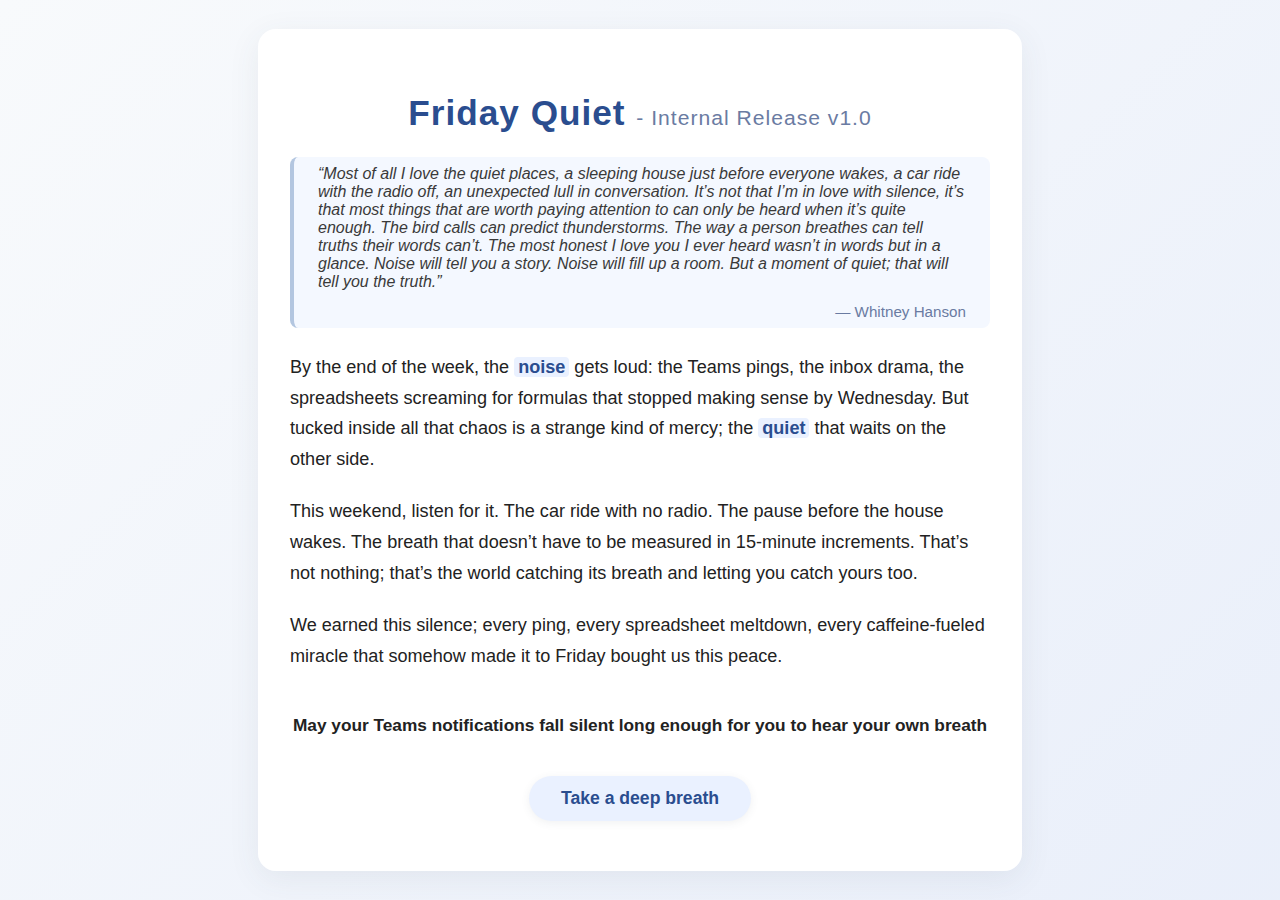
<file: HTML.html>
﻿<!DOCTYPE html>
<html lang="en">
<head>
    <meta charset="UTF-8">
    <title>Friday Quiet - Internal Release v1.0</title>
    <meta name="viewport" content="width=device-width, initial-scale=1">
    <link rel="stylesheet" href="style.css">
</head>
<body>
    <main>
        <h1>Friday Quiet <span class="version">- Internal Release v1.0</span></h1>
        <section class="poem">
            <blockquote>
                “Most of all I love the quiet places, a sleeping house just before everyone wakes, a car ride with the radio off, an unexpected lull in conversation. It’s not that I’m in love with silence, it’s that most things that are worth paying attention to can only be heard when it’s quite enough. The bird calls can predict thunderstorms. The way a person breathes can tell truths their words can’t. The most honest I love you I ever heard wasn’t in words but in a glance. Noise will tell you a story. Noise will fill up a room. But a moment of quiet; that will tell you the truth.”
                <footer>— Whitney Hanson</footer>
            </blockquote>
        </section>
        <section class="reflection">
            <p>
                By the end of the week, the <strong class="highlight">noise</strong> gets loud: the Teams pings, the inbox drama, the spreadsheets screaming for formulas that stopped making sense by Wednesday. But tucked inside all that chaos is a strange kind of mercy; the <strong class="highlight">quiet</strong> that waits on the other side.
            </p>
            <p>
                This weekend, listen for it. The car ride with no radio. The pause before the house wakes. The breath that doesn’t have to be measured in 15-minute increments. That’s not nothing; that’s the world catching its breath and letting you catch yours too.
            </p>
            <p>
                We earned this silence; every ping, every spreadsheet meltdown, every caffeine-fueled miracle that somehow made it to Friday bought us this peace.
            </p>
        </section>
<section class="wish">
    <span class="teams-text"><strong>May your Teams notifications fall silent long enough for you to hear your own breath</strong></span>
</section>
        <section class="breathe-section">
            <button id="breathe-btn" aria-label="Take a deep breath">Take a deep breath</button>
            <div id="breathe-animation" aria-hidden="true">
                <div class="breathe-circle"></div>
                <div class="breathe-text"></div>
            </div>
        </section>
    </main>
    <footer>
        <div class="footer-fade"></div>
    </footer>
    <script src="script.js"></script>
</body>
</html>
</file>
<file: style.css>
html, body {
    height: 100%;
    margin: 0;
    padding: 0;
}

body {
    background: linear-gradient(135deg, #f8fafc 0%, #dbe4f8 100%);
    background-size: 200% 200%;
    animation: softDrift 30s ease-in-out infinite;
    color: #222;
    font-family: 'Segoe UI', 'Inter', Arial, sans-serif;
    min-height: 100vh;
    display: flex;
    justify-content: center;
    align-items: center;
    overflow: auto; /* <-- FIX: allow scrolling */
}

main {
    max-width: 700px;
    width: 100%;
    background: rgba(255,255,255,0.97);
    border-radius: 18px;
    box-shadow: 0 8px 32px rgba(60,72,88,0.08);
    padding: 40px 32px 32px 32px;
    animation: fadeIn 1.2s ease;
    margin: 0;
}

h1 {
    font-size: 2.2em;
    font-weight: 700;
    letter-spacing: 1px;
    margin-bottom: 0.2em;
    text-align: center;
    color: #2a4d8f;
}

.version {
    font-size: 0.6em;
    font-weight: 400;
    color: #6a7ba2;
}

.poem blockquote {
    font-style: italic;
    color: #3a3a3a;
    border-left: 4px solid #b3c6e0;
    margin: 1.5em 0;
    padding: 0.5em 1.5em;
    background: #f4f8ff;
    border-radius: 8px;
    animation: fadeInUp 1.2s 0.2s both;
}

.poem blockquote footer {
    font-style: normal;
    color: #6a7ba2;
    margin-top: 0.8em;
    text-align: right;
    font-size: 0.95em;
}

.reflection p {
    font-size: 1.13em;
    line-height: 1.7;
    margin: 1.2em 0;
    animation: fadeInUp 1.2s 0.4s both;
}

.highlight {
    font-weight: bold;
    color: #2a4d8f;
    background: #eaf1ff;
    border-radius: 4px;
    padding: 0 4px;
}

.breathe-section {
    margin-top: 2.5em;
    text-align: center;
}

#breathe-btn {
    background: #eaf1ff;
    color: #2a4d8f;
    border: none;
    border-radius: 24px;
    padding: 12px 32px;
    font-size: 1.1em;
    font-weight: 600;
    cursor: pointer;
    box-shadow: 0 2px 8px rgba(60,72,88,0.08);
    transition: background 0.2s, color 0.2s, transform 0.2s;
    margin-bottom: 18px;
}
#breathe-btn:hover, #breathe-btn:focus {
    background: #d1e0ff;
    color: #1a2d5c;
    transform: scale(1.04);
    outline: none;
}

#breathe-animation {
    display: none;
    flex-direction: column;
    align-items: center;
    margin-top: 10px;
}

.breathe-circle {
    width: 80px;
    height: 80px;
    border-radius: 50%;
    background: linear-gradient(135deg, #b3c6e0 0%, #eaf1ff 100%);
    margin-bottom: 12px;
    opacity: 0.8;
    transition: width 4s cubic-bezier(.4,0,.2,1), height 4s cubic-bezier(.4,0,.2,1);
}

.breathe-text {
    font-size: 1.2em;
    color: #2a4d8f;
    font-weight: 500;
    letter-spacing: 0.2px;
    min-height: 1.5em;
}

.wish {
    margin-top: 2.5em;
    text-align: center;
    font-size: 1.08em;
    font-weight: 600;
}

.footer-fade {
    height: 40px;
    background: linear-gradient(to top, #e3eafc 80%, transparent 100%);
    margin-top: 40px;
    border-radius: 0 0 18px 18px;
}

@keyframes fadeIn {
    from { opacity: 0; transform: translateY(30px);}
    to { opacity: 1; transform: none;}
}

@keyframes fadeInUp {
    from { opacity: 0; transform: translateY(40px);}
    to { opacity: 1; transform: none;}
}
@keyframes softDrift {
    0% { background-position: 0% 50%; }
    50% { background-position: 100% 50%; }
    100% { background-position: 0% 50%; }
}
/* Responsive: allow scrolling on small screens */
@media (max-width: 900px) {
    html, body {
        overflow: auto;
        height: auto;
    }
    body {
        display: block;
        min-height: 100vh;
    }
    main {
        margin: 24px 0;
        padding: 24px 8px 16px 8px;
        max-width: 98vw;
    }
}
</file>
